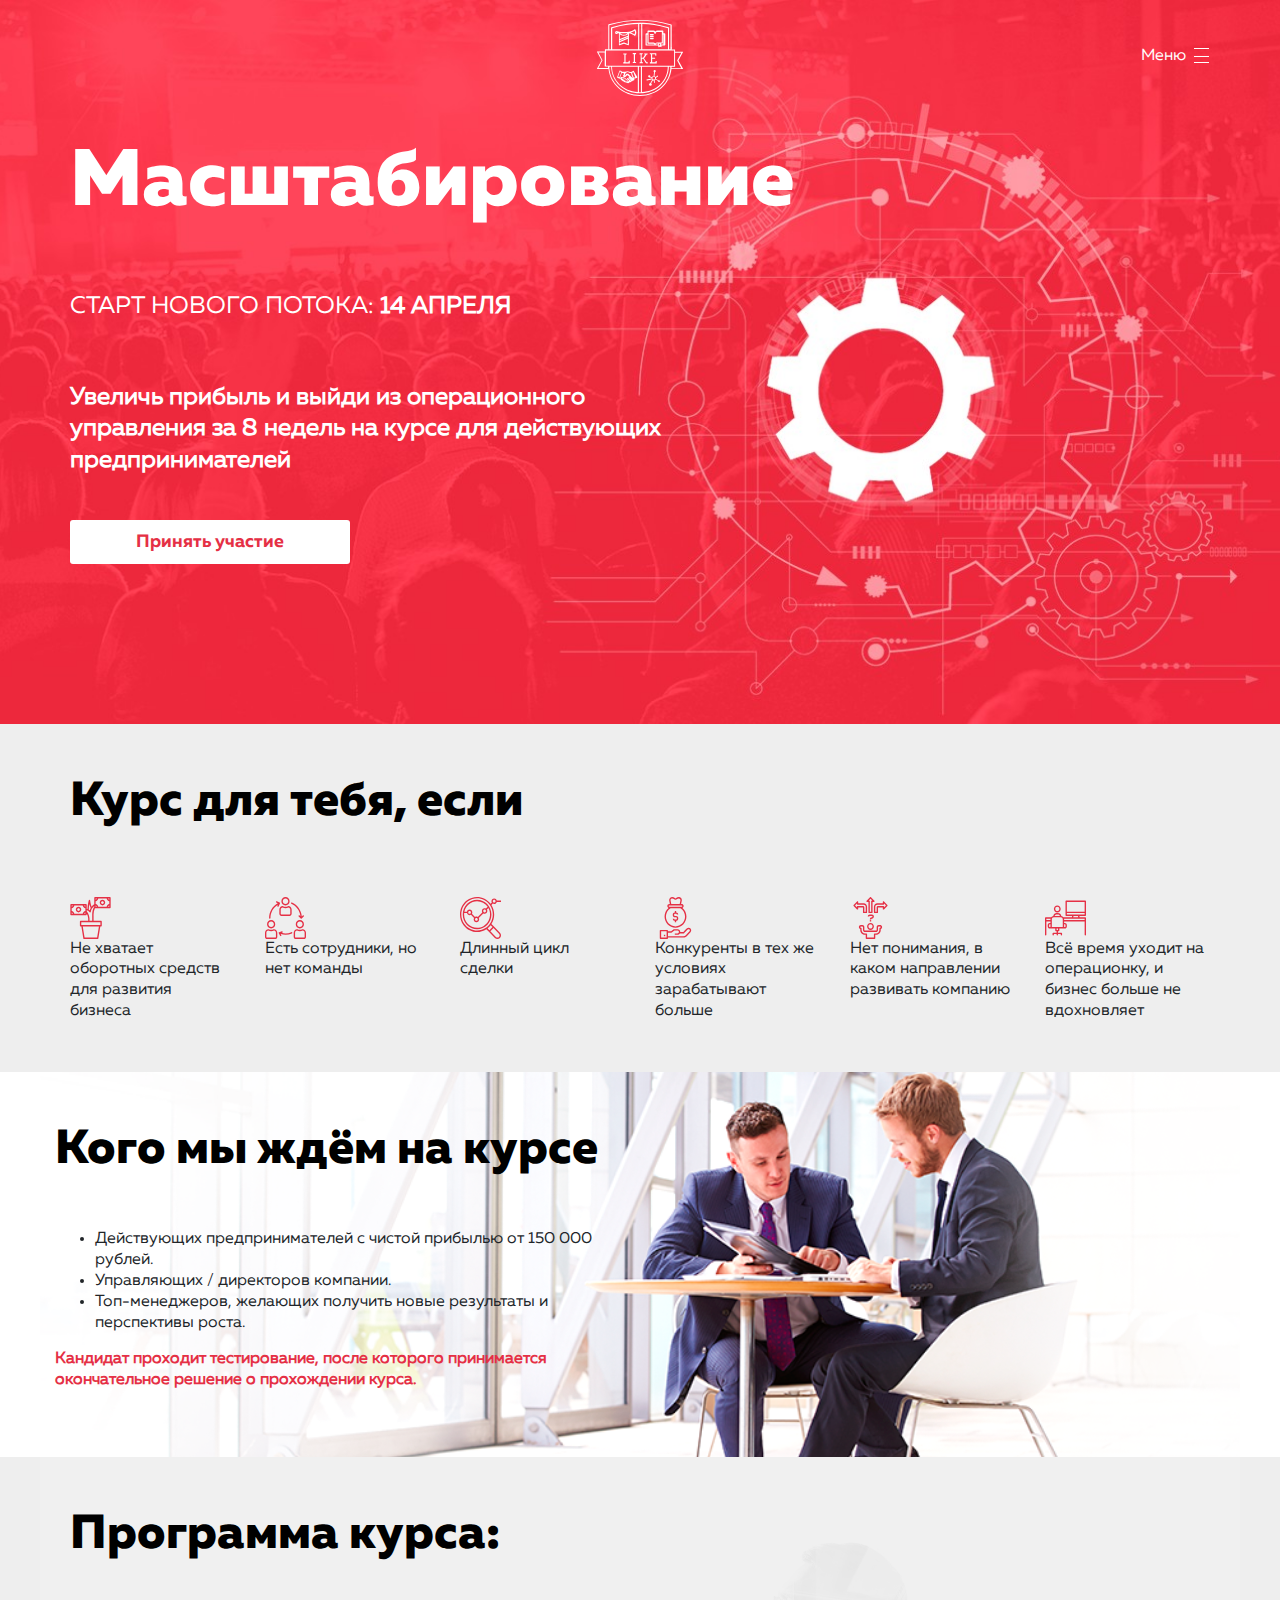
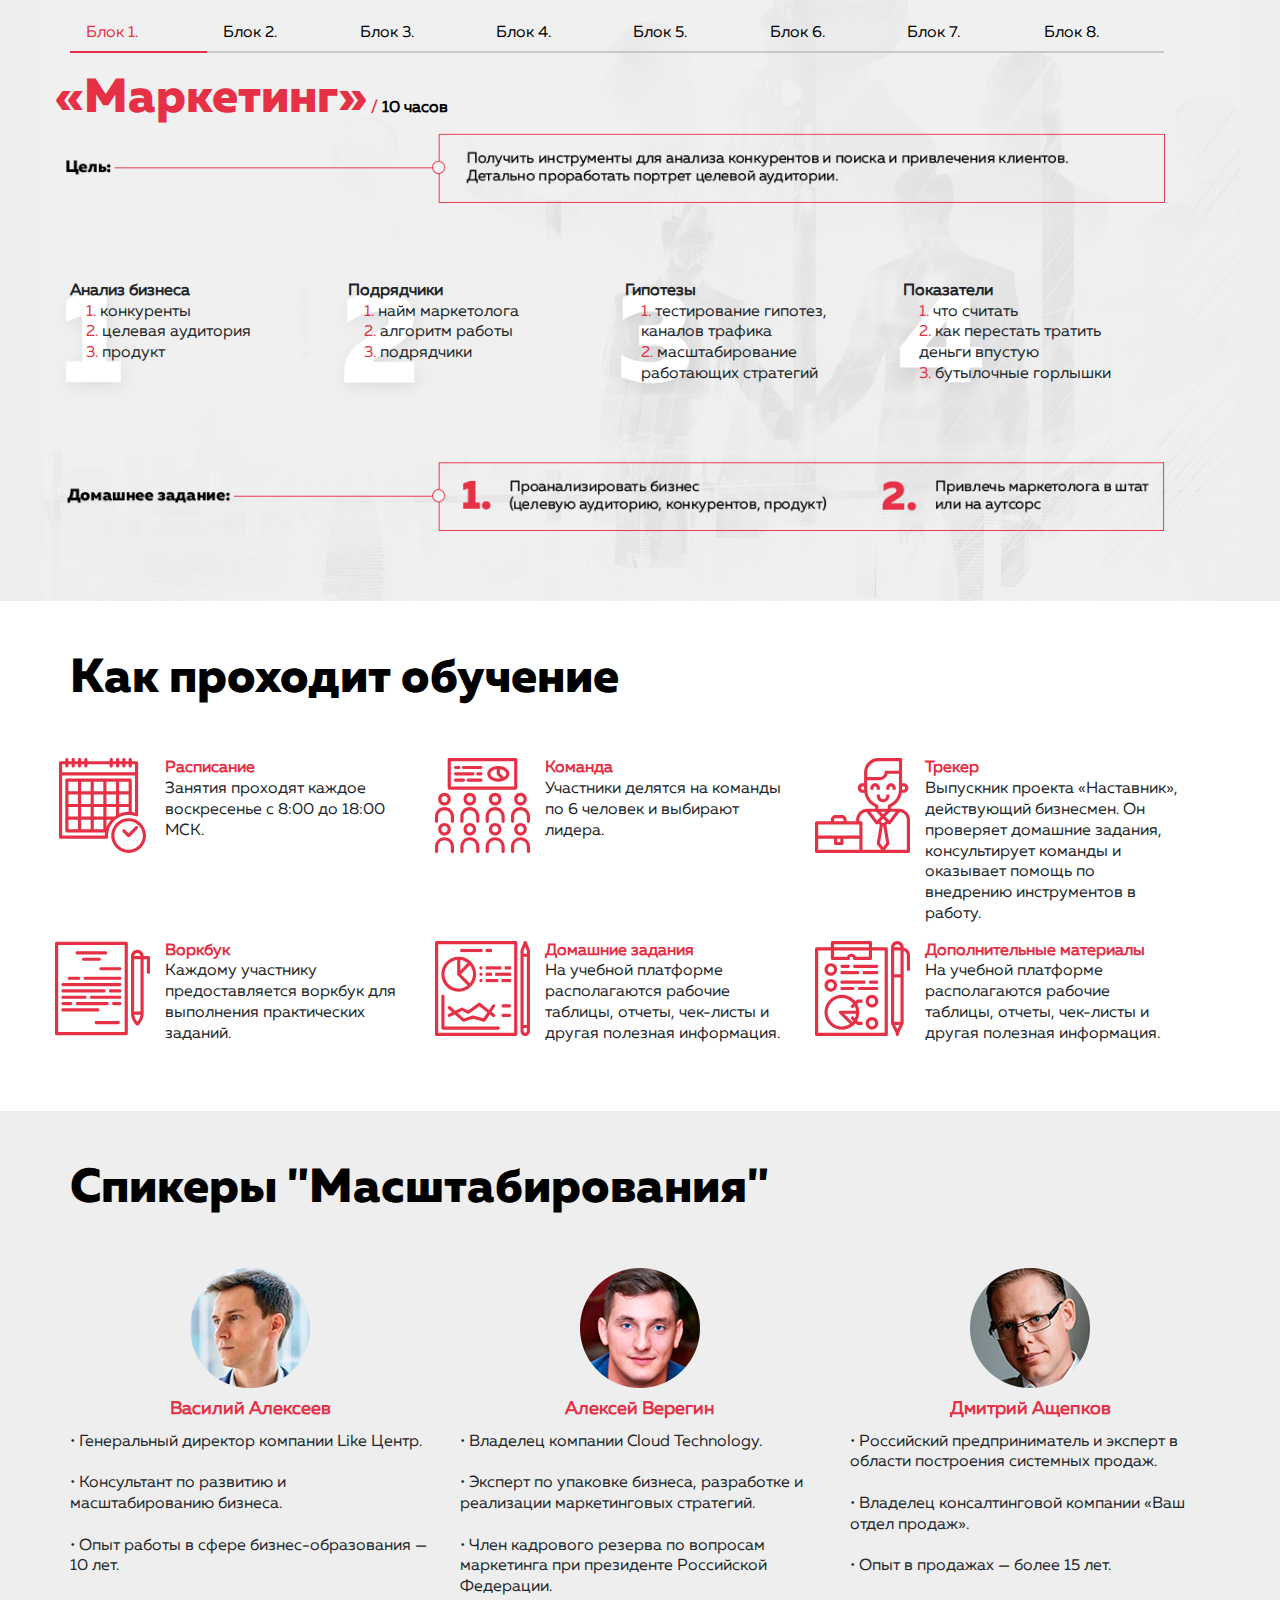
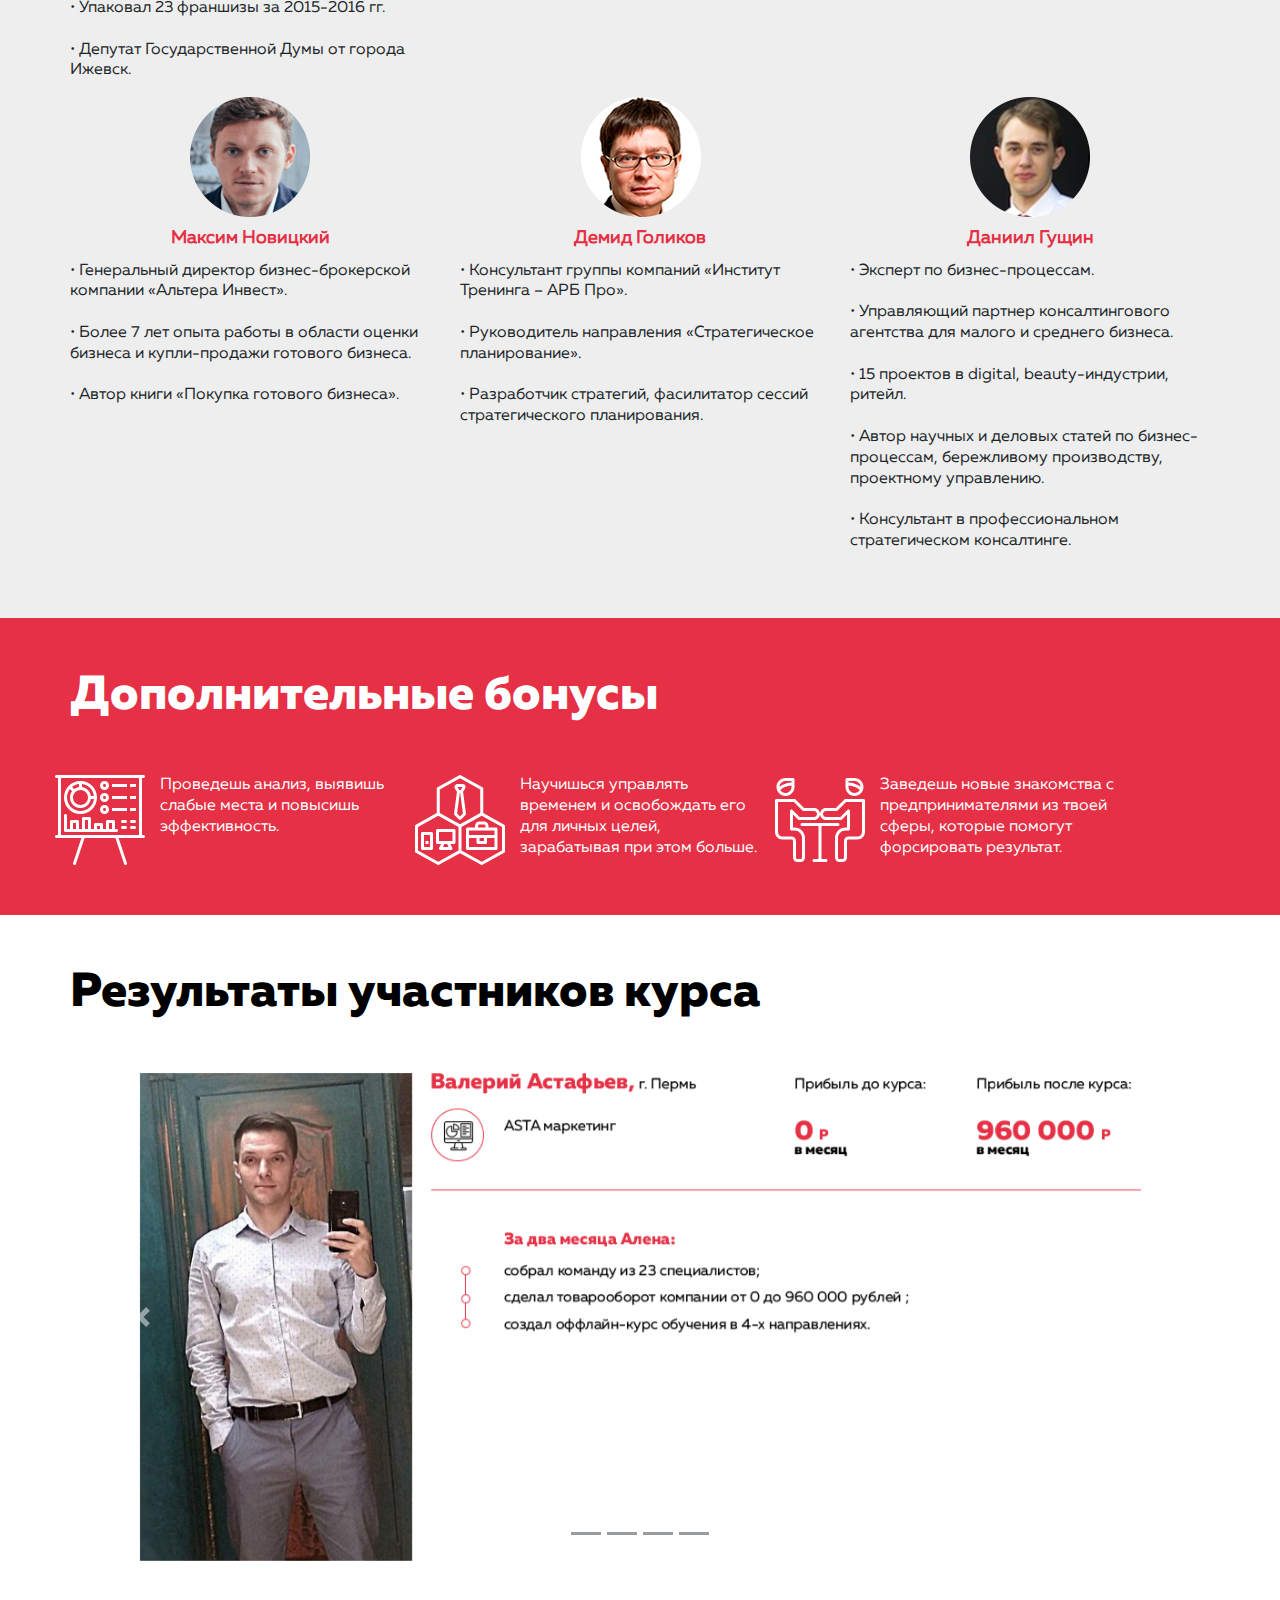
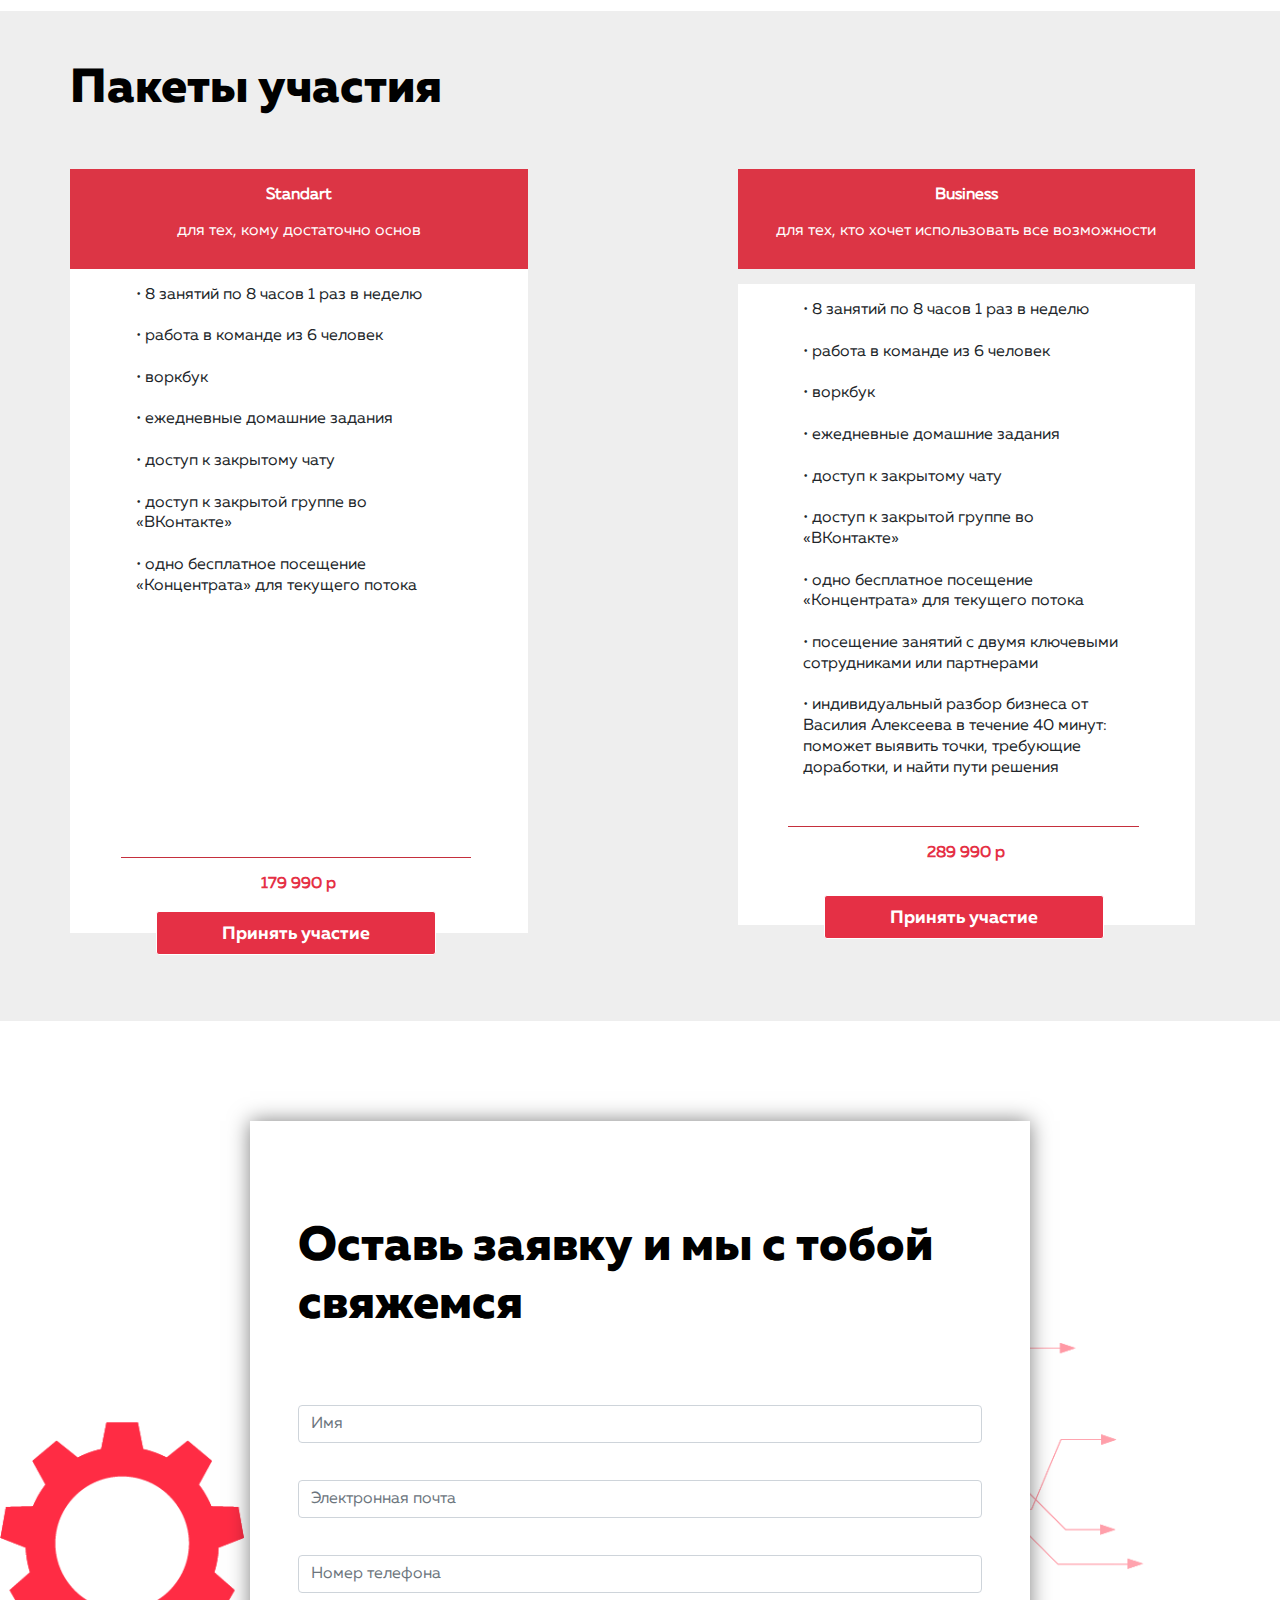
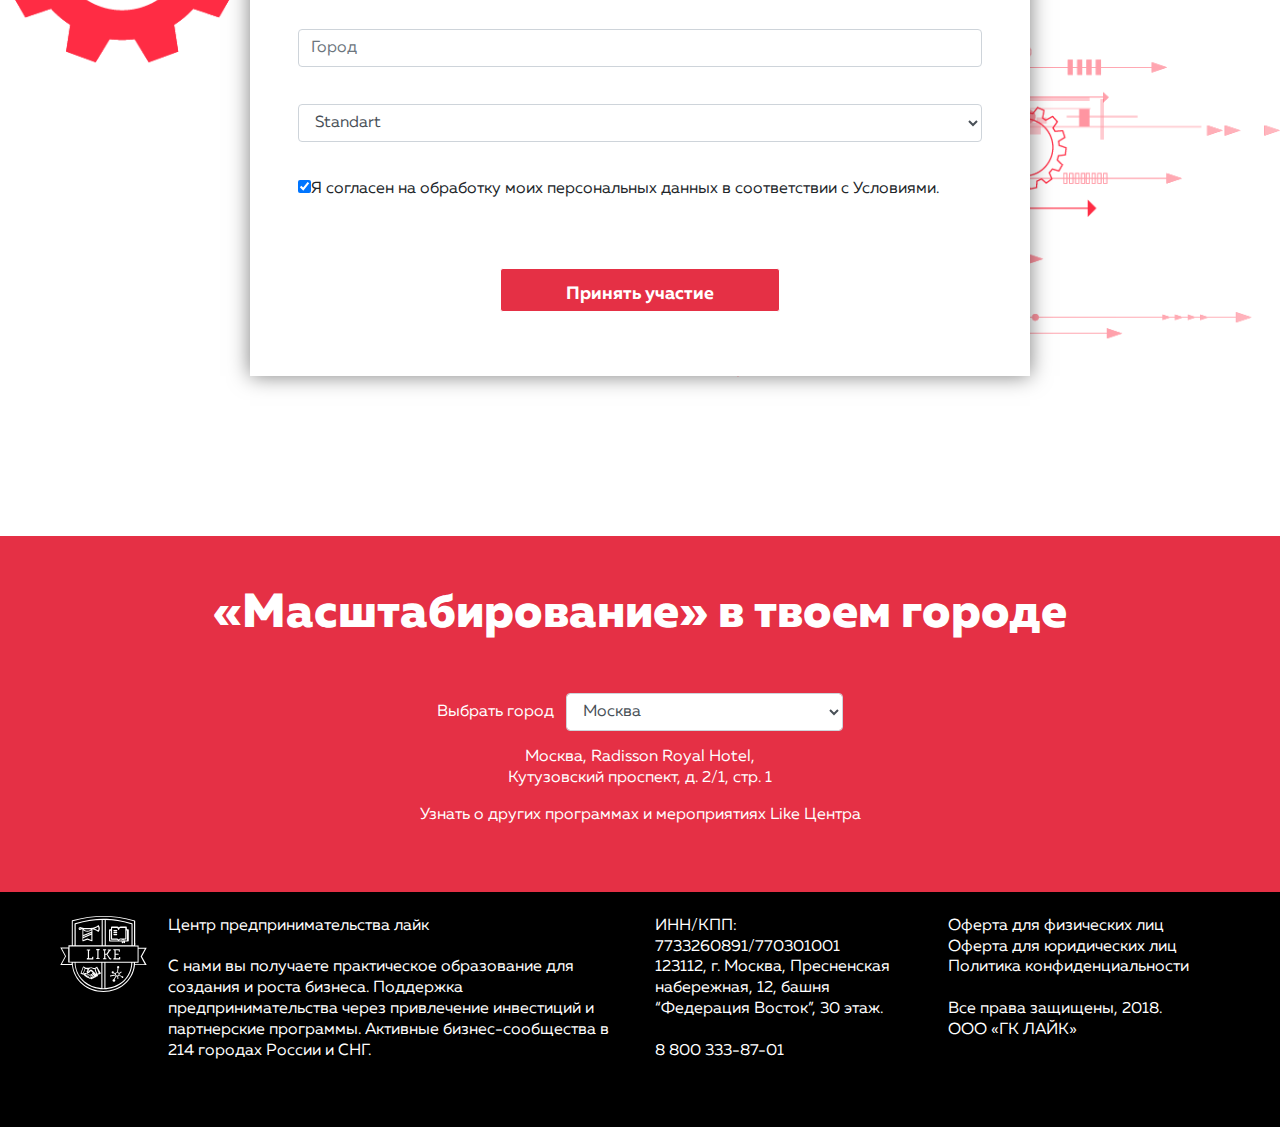
<file: index.html>
<!doctype html>
<html lang="en">

<head>
  <meta charset="UTF-8" />
  <meta name="viewport" content="width=device-width, initial-scale=1, shrink-to-fit=no">
  
  <meta http-equiv="X-UA-Compatible" content="IE=edge" />
  <meta name="viewport" content="width=device-width, initial-scale=1.0, maximum-scale=1.0, minimum-scale=1.0" />

  <meta property="og:type" content="website" />
  <!-- Указываем ссылку на страницу-->
  <meta property="og:url" content="http://likecentre.ru/scaling" />
  <!-- Название страницы для соц сетей-->
  <meta property="og:title" content="Масштабирование 14.0 | Like центр" />
  <!-- Превью страницы для соц сетей-->
  <meta property="og:image" content="http://likecentre.ru/img/scaling/preview.jpg" />

  <title>Масштабирование 14.0 | Like центр</title>

  <!-- Bootstrap Grid -->
  <!-- <link rel="stylesheet" href="css/bootstrap-grid.min.css"> -->
  <!-- Bootstrap min -->
  <link rel="stylesheet" href="css/bootstrap.min.css">
  <!--Animate css-->
  <link rel="stylesheet" href="css/animate.css">
  <!--Main styles-->
  <link rel="stylesheet" href="css/styles.css">

  <!--[if lt IE 10]>
    <p class="browserupgrade">
      Вы используете <strong>устаревший</strong> браузер.Пожалуйста,  <a href="http://browsehappy.com/">обновите его до последней версии</a>, чтобы эта страница отображалась корректно.</p>
  <![endif]-->
</head>

<body>
  <!-- Тело -->
  <div class="wrapper">
    <header class="navbar-s">
      <div class="container">
        <div class="navbar">
          <a class="logo-new" href="http://likecentre.ru">
            <svg class="logo-new__svg">
              <use xlink:href="#logo">
              </use>
            </svg>
          </a>
          <label class="navbar__toggle toggle">
            <input class="toggle__check" type="checkbox" />
            <p class="toggle__text m-0 mr-2">Меню</p>
            <div class="toggle__btn">
              <span class="toggle__line toggle__line_1"></span>
              <span class="toggle__line toggle__line_2"></span>
              <span class="toggle__line toggle__line_3"></span>
            </div>
            <ul class="toggle__field">
              <li class="toggle__item">
                <a class="toggle__link" href="#course" title="text">Для тебя</a>
              </li>
              <li class="toggle__item">
                <a class="toggle__link" href="#program" title="text">Программа</a>
              </li>
              <li class="toggle__item">
                <a class="toggle__link" href="#learning" title="text">Обучение</a
                  ></li>
              <li class="toggle__item">
                <a class="toggle__link" href="#speakers" title="text">Спикеры</a>
              </li>
              <li class="toggle__item">
                <a class="toggle__link" href="#bonuses" title="text">Бонусы</a>
              </li>
              <li class="toggle__item">
                <a class="toggle__link" href="#results" title="text">Результаты</a>
              </li>
              <li class="toggle__item">
                <a class="toggle__link" href="#packets" title="text">Пакеты участия</a>
              </li>
              <li class="toggle__item">
                <a class="toggle__link" href="#form" title="text">Оставить заявку</a>
              </li>
              <li class="toggle__item">
                <a class="toggle__link" href="#city" title="text">В твоём городе</a>
              </li>
            </ul>
          </label>
        </div>
      </div>
    </header>
  	<section class="s1">
  		<div class="container row">
        <div class="col-8">
          <h1>Масштабирование</h1>
          <div class="main-subheader header-subtitle-1">Старт нового потока: <span class="bold">14 апреля</span></div>
          <div class="main-text header-subtitle-2">Увеличь прибыль и выйди из операционного управления за 8 недель на курсе для действующих предпринимателей</div>
          <a href="#" class="button button-red">Принять участие</a>
        </div>
  		</div>
  	</section>
  	<section class="s2" id="course">
  		<div class="container row">
        <div class="col-12">
          <h2>Курс для тебя, если</h2>
        </div>
        <div class="col-12 col-sm-6 col-md-4 col-lg-2 pt-3">
            <img src="img/icons/money.svg" alt="" width="25%"><br>Не хватает оборотных средств для развития бизнеса
        </div>
        <div class="col-12 col-sm-6 col-md-4 col-lg-2 pt-3">
            <img src="img/icons/collaboration.svg" alt="" width="25%"><br>Есть сотрудники, но нет команды
        </div>
        <div class="col-12 col-sm-6 col-md-4 col-lg-2 pt-3">
            <img src="img/icons/analysis.svg" alt="" width="25%"><br>Длинный цикл сделки
        </div>
        <div class="col-12 col-sm-6 col-md-4 col-lg-2 pt-3">
            <img src="img/icons/money-bag.svg" alt="" width="25%"><br>Конкуренты в тех же условиях зарабатывают больше
        </div>
        <div class="col-12 col-sm-6 col-md-4 col-lg-2 pt-3">
            <img src="img/icons/question.svg" alt="" width="25%"><br>Нет понимания, в каком направлении развивать компанию
        </div>
        <div class="col-12 col-sm-6 col-md-4 col-lg-2 pt-3">
            <img src="img/icons/worker.svg" alt="" width="25%"><br>Всё время уходит на операционку, и бизнес больше не вдохновляет
        </div>
  		</div>
  	</section>
  	<section class="s3">
  		<div class="container row">
        <div class="col-12 col-md-6 row">
          <h2>Кого мы ждём на курсе</h2>
          <ul>
            <li>Действующих предпринимателей с чистой прибылью от 150 000 рублей.</li>
            <li>Управляющих / директоров компании.</li>
            <li>Топ-менеджеров, желающих получить новые результаты и перспективы роста.</li>
          </ul>
          <p class="text-red bold">Кандидат проходит тестирование, после которого принимается окончательное решение о прохождении курса.</p>
        </div>
  		</div>
  	</section>
  	<section class="s4" id="program">
  		<div class="container row">
        <div class="col-12">
          <h2>Программа курса:</h2>
          <!-- Nav tabs -->
          <!-- PC Tabs -->
          <ul class="nav nav-tabs mb-3 program-tabs" style="border: none;">
            <li class="nav-item">
              <a class="nav-link block-3-tab active" data-toggle="tab" href="#block-1">Блок 1.</a>
            </li>
            <li class="nav-item">
              <a class="nav-link block-3-tab" data-toggle="tab" href="#block-2">Блок 2.</a>
            </li>
            <li class="nav-item">
              <a class="nav-link block-3-tab" data-toggle="tab" href="#block-3">Блок 3.</a>
            </li>
            <li class="nav-item">
              <a class="nav-link block-3-tab" data-toggle="tab" href="#block-4">Блок 4.</a>
            </li>
            <li class="nav-item">
              <a class="nav-link block-3-tab" data-toggle="tab" href="#block-5">Блок 5.</a>
            </li>
            <li class="nav-item">
              <a class="nav-link block-3-tab" data-toggle="tab" href="#block-6">Блок 6.</a>
            </li>
            <li class="nav-item">
              <a class="nav-link block-3-tab" data-toggle="tab" href="#block-7">Блок 7.</a>
            </li>
            <li class="nav-item">
              <a class="nav-link block-3-tab" data-toggle="tab" href="#block-8">Блок 8.</a>
            </li>
          </ul>
          <!-- Phones Tabs -->
          <ul class="nav nav-tabs mb-3 program-tabs-phones" style="border: none;">
            <li class="nav-item active">
              <a class="nav-link block-3-tab-phones active" data-toggle="tab" href="#block-1">1</a>
            </li>
            <li class="nav-item">
              <a class="nav-link block-3-tab-phones" data-toggle="tab" href="#block-2">2</a>
            </li>
            <li class="nav-item">
              <a class="nav-link block-3-tab-phones" data-toggle="tab" href="#block-3">3</a>
            </li>
            <li class="nav-item">
              <a class="nav-link block-3-tab-phones" data-toggle="tab" href="#block-4">4</a>
            </li>
            <li class="nav-item">
              <a class="nav-link block-3-tab-phones" data-toggle="tab" href="#block-5">5</a>
            </li>
            <li class="nav-item">
              <a class="nav-link block-3-tab-phones" data-toggle="tab" href="#block-6">6</a>
            </li>
            <li class="nav-item">
              <a class="nav-link block-3-tab-phones" data-toggle="tab" href="#block-7">7</a>
            </li>
            <li class="nav-item">
              <a class="nav-link block-3-tab-phones" data-toggle="tab" href="#block-8">8</a>
            </li>
          </ul>

          <!-- Tab panes -->
          <div class="col-12 row tab-content">
            <div id="block-1" class="col-12 tab-pane row active">
              <div class="row">
                <div class="program-title d-inline">«Маркетинг»<span class="program-title-slash"> /</span><span class="program-title-time"> 10 часов</span></div>
                <div class="col-12 program-block-1-part program-block-1-top">
                  <div class="program-main-block d-md-none">
                    <div class="red-block-header"><b>Цель:</b></div>
                    <div class="line"></div>
                    <div class="round"></div>
                    <div class="block ml-1">
                      <p>Получить инструменты для анализа конкурентов и поиска и привлечения клиентов. <br> Детально проработать портрет целевой аудитории.</p>
                    </div>
                  </div>
                </div>
                <div class="col-12 col-sm-6 col-md-3 program-num program-num-1">
                  <div class="bold">Анализ бизнеса</div>
                  <p class="ml-3">
                    <span class="text-red">1.</span> конкуренты<br>
                    <span class="text-red">2.</span> целевая аудитория<br>
                    <span class="text-red">3.</span> продукт<br>
                  </p>
                </div>
                <div class="col-12 col-sm-6 col-md-3 program-num program-num-2">
                  <div class="bold">Подрядчики</div>
                  <p class="ml-3">
                    <span class="text-red">1.</span> найм маркетолога<br>
                    <span class="text-red">2.</span> алгоритм работы<br>
                    <span class="text-red">3.</span> подрядчики<br>
                  </p>
                </div>
                <div class="col-12 col-sm-6 col-md-3 program-num program-num-3">
                  <div class="bold">Гипотезы</div>
                  <p class="ml-3">
                    <span class="text-red">1.</span> тестирование гипотез, каналов трафика<br>
                    <span class="text-red">2.</span> масштабирование работающих стратегий<br>
                  </p>
                </div>
                <div class="col-12 col-sm-6 col-md-3 program-num program-num-4">
                  <div class="bold">Показатели</div>
                  <p class="ml-3">
                    <span class="text-red">1.</span> что считать<br>
                    <span class="text-red">2.</span> как перестать тратить деньги впустую<br>
                    <span class="text-red">3.</span> бутылочные горлышки<br>
                  </p>
                </div>
                <div class="col-12 program-block-1-part program-block-1-bottom">
                  <div class="program-main-block d-md-none">
                    <div class="red-block-header"><b>Домашнее задание:</b></div>
                    <div class="line"></div>
                    <div class="round"></div>
                    <div class="block row ml-1">
                      <div class="col-2"><h1 class="text-red bold">1.</h1></div>
                      <div class="col-10">Проанализировать бизнес (целевую аудиторию, конкурентов, продукт)</div>
                      <div class="col-2"><h1 class="text-red bold">2.</h1></div>
                      <div class="col-10">Привлечь маркетолога в штат или на аутсорс</div>
                    </div>
                  </div>
                </div>
              </div>
            </div>
            <div id="block-2" class="col-12 tab-pane program-block program-block-2"><br>
            </div>
            <div id="block-3" class="col-12 tab-pane program-block program-block-3"><br>
            </div>
            <div id="block-4" class="col-12 tab-pane program-block program-block-4"><br>
            </div>
            <div id="block-5" class="col-12 tab-pane program-block program-block-5"><br>
            </div>
            <div id="block-6" class="col-12 tab-pane program-block program-block-6"><br>
            </div>
            <div id="block-7" class="col-12 tab-pane program-block program-block-7"><br>
            </div>
            <div id="block-8" class="col-12 tab-pane program-block program-block-8"><br>
            </div>
          </div>
        </div>
  		</div>
  	</section>
  	<section class="s5" id="learning">
  		<div class="container row">
        <div class="col-12 row">
          <div class="col-12">
            <h2>Как проходит обучение</h2>
          </div>
          <div class="col-12 col-sm-6 col-md-4 row m-0 p-0">
            <div class="col-3 p-0"><img src="img/icons/calendar.svg" alt="" width="100%" align="center"></div>
            <div class="col-9">
              <div class="text-red bold">Расписание</div>
              <p>Занятия проходят каждое воскресенье с 8:00 до 18:00 МСК.</p>              
            </div>
          </div>
          <div class="col-12 col-sm-6 col-md-4 row m-0 p-0">
            <div class="col-3 p-0"><img src="img/icons/presentation.svg" alt="" width="100%" align="center"></div>
            <div class="col-9">
              <div class="text-red bold">Команда</div>
              <p>Участники делятся на команды по 6 человек и выбирают лидера. </p>
            </div>
          </div>
          <div class="col-12 col-sm-6 col-md-4 row m-0 p-0">
            <div class="col-3 p-0"><img src="img/icons/businessman.svg" alt="" width="100%" align="center"></div>
            <div class="col-9">
              <div class="text-red bold">Трекер</div>
              <p>Выпускник проекта «Наставник», действующий бизнесмен. Он проверяет домашние задания, консультирует команды и оказывает помощь по внедрению инструментов в работу. </p>
            </div>
          </div>
          <div class="col-12 col-sm-6 col-md-4 row m-0 p-0">
            <div class="col-3 p-0"><img src="img/icons/agreement.svg" alt="" width="100%" align="center"></div>
            <div class="col-9">
              <div class="text-red bold">Воркбук</div>
              <p>Каждому участнику предоставляется воркбук для выполнения практических заданий. </p>
            </div>
          </div>
          <div class="col-12 col-sm-6 col-md-4 row m-0 p-0">
            <div class="col-3 p-0"><img src="img/icons/planning.svg" alt="" width="100%" align="center"></div>
            <div class="col-9">
              <div class="text-red bold">Домашние задания</div>
              <p>На учебной платформе располагаются рабочие таблицы, отчеты, чек-листы и другая полезная информация. </p>
            </div>
          </div>
          <div class="col-12 col-sm-6 col-md-4 row m-0 p-0">
            <div class="col-3 p-0"><img src="img/icons/planning-2.svg" alt="" width="100%" align="center"></div>
            <div class="col-9">
              <div class="text-red bold">Дополнительные материалы</div>
              <p>На учебной платформе располагаются рабочие таблицы, отчеты, чек-листы и другая полезная информация. </p>              
            </div>
          </div>
        </div>
  		</div>
  	</section>
  	<section class="s6" id="speakers">
  		<div class="container row">
        <div class="col-12">
          <h2>Спикеры "Масштабирования"</h2>
        </div>
        <div class="col-12 col-sm-6 col-md-4">
          <center>
            <img src="img/speaker_alekseev.png" alt="">
            <div class="speaker-name text-red">Василий Алексеев</div>
          </center>
          <p class="speaker-description">
            • Генеральный директор компании 
              Like Центр.
            <br><br>
            • Консультант по развитию и 
              масштабированию бизнеса.
            <br><br>
            • Опыт работы в сфере бизнес-образования 
              — 10 лет.
            <br><br>
            •   Упаковал 23 франшизы за 2015-2016 гг.
            <br><br>
            • Депутат Государственной Думы от города 
              Ижевск.
          </p>
        </div>
        <div class="col-12 col-sm-6 col-md-4">
          <center>
            <img src="img/speaker_veregin.png" alt="">
            <div class="speaker-name text-red">Алексей Верегин</div>
          </center>
          <p class="speaker-description">
            • Владелец компании Cloud Technology.
            <br><br>
            • Эксперт по упаковке бизнеса, разработке 
              и реализации маркетинговых стратегий.
            <br><br>
            • Член кадрового резерва по вопросам 
              маркетинга при президенте Российской 
              Федерации.
          </p>
        </div>
        <div class="col-12 col-sm-6 col-md-4">
          <center>
            <img src="img/speaker_shepkov.png" alt="">
            <div class="speaker-name text-red">Дмитрий Ащепков</div>
          </center>
          <p class="speaker-description">
            • Российский предприниматель и эксперт в 
              области построения системных продаж.
            <br><br>
            • Владелец консалтинговой компании 
              «Ваш отдел продаж».
            <br><br>
            • Опыт в продажах — более 15 лет.
          </p>
        </div>
  			<div class="col-12 col-sm-6 col-md-4">
          <center>
            <img src="img/speaker_novitsky.png" alt="">
            <div class="speaker-name text-red">Максим Новицкий</div>
          </center>
          <p class="speaker-description">
          • Генеральный директор бизнес-брокерской 
            компании «Альтера Инвест».
          <br><br>
          • Более 7 лет опыта работы в области оценки 
            бизнеса и купли-продажи готового бизнеса.
          <br><br>
          • Автор книги «Покупка готового бизнеса».
          </p>
        </div>
        <div class="col-12 col-sm-6 col-md-4">
          <center>
            <img src="img/speaker_golikov.png" alt="">
            <div class="speaker-name text-red">Демид Голиков</div>
          </center>
          <p class="speaker-description">
          • Консультант группы компаний «Институт 
            Тренинга – АРБ Про».
          <br><br>
          • Руководитель направления 
            «Стратегическое планирование».
          <br><br>
          • Разработчик стратегий, фасилитатор сессий 
            стратегического планирования.
          </p>
        </div>
        <div class="col-12 col-sm-6 col-md-4">
          <center>
            <img src="img/speaker_gushin.png" alt="">
            <div class="speaker-name text-red">Даниил Гущин</div>
          </center>
          <p class="speaker-description">
          • Эксперт по бизнес-процессам.
          <br><br>
          • Управляющий партнер консалтингового 
            агентства для малого и среднего бизнеса.
          <br><br>
          • 15 проектов в digital, beauty-индустрии, 
            ритейл.
          <br><br>
          • Автор научных и деловых статей по 
            бизнес-процессам, бережливому 
            производству, проектному управлению.
          <br><br>
          • Консультант в профессиональном 
            стратегическом консалтинге.
          </p>
        </div>
  		</div>
  	</section>
  	<section class="s7" id="bonuses">
  		<div class="container row">
        <div class="col-12">
          <h2 class="text-white">Дополнительные бонусы</h2>
        </div>
  			<div class="col-12 col-md-4 row">
          <div class="col-3 p-0">
            <img src="img/icons/presentation-2.svg" alt="" width="100%">
          </div>
          <div class="col-9">Проведешь анализ, выявишь слабые места и повысишь эффективность. </div>
        </div>
        <div class="col-12 col-md-4 row">
          <div class="col-3 p-0">
            <img src="img/icons/business.svg" alt="" width="100%">
          </div>
          <div class="col-9">Научишься управлять временем и освобождать его для личных целей, зарабатывая при этом больше.</div>
        </div>
        <div class="col-12 col-md-4 row">
          <div class="col-3 p-0">
            <img src="img/icons/meeting.svg" alt="" width="100%">
          </div>
          <div class="col-9">Заведешь новые знакомства с предпринимателями из твоей сферы, которые помогут форсировать результат.</div>
        </div>
  		</div>
  	</section>
  	<section class="s8" id="results">
  		<div class="container row">
        <div class="col-12">
          <h2>Результаты участников курса</h2>
        </div>
        <div id="carouselExampleIndicators" class="col-12 carousel slide" data-ride="carousel">
          <ol class="carousel-indicators">
            <li data-target="#carouselExampleIndicators" class="bg-dark" data-slide-to="0" class="active"></li>
            <li data-target="#carouselExampleIndicators" class="bg-dark" data-slide-to="1"></li>
            <li data-target="#carouselExampleIndicators" class="bg-dark" data-slide-to="2"></li>
            <li data-target="#carouselExampleIndicators" class="bg-dark" data-slide-to="3"></li>
          </ol>
          <div class="carousel-inner">
            <div class="carousel-item active">
              <!-- <img class="d-block w-100" src="img/results/member_1.png" alt="First slide"> -->
              <div class="result-block result-block-1 w-100"></div>
            </div>
            <div class="carousel-item">
              <!-- <img class="d-block w-100" src="img/results/member_2.png" alt="Second slide"> -->
              <div class="result-block result-block-2 w-100"></div>
            </div>
            <div class="carousel-item">
              <!-- <img class="d-block w-100" src="img/results/member_3.png" alt="Third slide"> -->
              <div class="result-block result-block-3 w-100"></div>
            </div>
            <div class="carousel-item">
              <!-- <img class="d-block w-100" src="img/results/member_4.png" alt="Fourth slide"> -->
              <div class="result-block result-block-4 w-100"></div>
            </div>
          </div>
          <a class="carousel-control-prev" href="#carouselExampleIndicators" role="button" data-slide="prev">
            <span class="carousel-control-prev-icon" aria-hidden="true"></span>
            <span class="sr-only">Previous</span>
          </a>
          <a class="carousel-control-next" href="#carouselExampleIndicators" role="button" data-slide="next">
            <span class="carousel-control-next-icon" aria-hidden="true"></span>
            <span class="sr-only">Next</span>
          </a>
        </div>
  		</div>
  	</section>
  	<section class="s9" id="packets">
  		<div class="container row">
        <div class="col-12">
          <h2>Пакеты участия</h2>
        </div>
  			<div class="col-12 col-md-5 offset-md-0 row">
          <div class="col-12 bg-danger text-white text-center" style="height: 100px;">
            <p class="bold mt-3">Standart</p>
            <p>для тех, кому достаточно основ<br><br></p>
          </div>
          <div class="col-12 bg-white" style="min-height: 500px;">
            <p class="col-10 offset-1 mt-3">
            • 8 занятий по 8 часов 1 раз в неделю
            <br><br>
            • работа в команде из 6 человек
            <br><br>
            • воркбук
            <br><br>
            • ежедневные домашние задания
            <br><br>
            • доступ к закрытому чату
            <br><br>
            • доступ к закрытой группе во «ВКонтакте»
            <br><br>
            • одно бесплатное посещение «Концентрата» для текущего потока
            <br><br><br><br><br><br><br><br><br><br><br><br>
            </p>
          </div>
          <div class="col-12 bg-white">
            <hr class="col-9 offset-1 bg-danger">
            <p class="text-red text-center bold">179 990 р</p>
          </div>
          <div class="col-12 bg-half-white mb-3">
            <a href="#" class="col-12 col-md-10 offset-md-2 button button-white mt-0">Принять участие</a>
          </div>
        </div>
        <div class="col-12 col-md-5 offset-md-2 row">
          <div class="col-12 bg-danger text-white text-center" style="height: 100px;">
            <p class="bold mt-3">Business</p>
            <p>для тех, кто хочет использовать все возможности</p>
          </div>
          <div class="col-12 bg-white" style="min-height: 500px;">
            <p class="col-10 offset-1 mt-3">
              • 8 занятий по 8 часов 1 раз в неделю
              <br><br>
              • работа в команде из 6 человек
              <br><br>
              • воркбук
              <br><br>
              • ежедневные домашние задания
              <br><br>
              • доступ к закрытому чату
              <br><br>
              • доступ к закрытой группе во «ВКонтакте»
              <br><br>
              • одно бесплатное посещение «Концентрата» для текущего потока
              <br><br>
              • посещение занятий с двумя ключевыми сотрудниками или партнерами
              <br><br>
              • индивидуальный разбор бизнеса от Василия Алексеева в течение 40 минут: поможет выявить точки, требующие доработки, и найти пути решения
            </p>
          </div>
          <div class="col-12 bg-white">
            <hr class="col-9 offset-1 bg-danger">
            <p class="text-red text-center bold">289 990 р</p>
          </div>
          <div class="col-12 bg-half-white mb-3">
            <a href="#" class="col-12 col-md-10 offset-md-2 button button-white mt-0">Принять участие</a>
          </div>
        </div>
  		</div>
  	</section>
  	<section class="s10" id="form">
  		<div class="container row">
        <div class="main-form col-10 offset-1 col-md-8 offset-md-2 p-md-5">
          <h2>Оставь заявку и мы с тобой свяжемся</h2>
          <form id="rendered-form">
              <div class="rendered-form">
                  <div class="fb-text form-group field-text-1551291811519">
                    <label for="text-1551291811519" class="fb-text-label"></label>
                    <input type="text" placeholder="Имя" class="form-control" name="text-1551291811519" id="text-1551291811519"></div>
                  <div class="fb-text form-group field-text-1551291842921">
                    <label for="text-1551291842921" class="fb-text-label"></label>
                    <input type="text" placeholder="Электронная почта" class="form-control" name="text-1551291842921" id="text-1551291842921"></div>
                  <div class="fb-number form-group field-number-1551291919540">
                    <label for="number-1551291919540" class="fb-number-label"></label>
                    <input type="number" placeholder="Номер телефона" class="form-control" name="number-1551291919540" id="number-1551291919540"></div>
                  <div class="fb-text form-group field-text-1551292085598">
                    <label for="text-1551292085598" class="fb-text-label"></label>
                    <input type="text" placeholder="Город" class="form-control" name="text-1551292085598" id="text-1551292085598"></div>
                  <div class="fb-select form-group field-select-1551291867305">
                    <label for="select-1551291867305" class="fb-select-label"></label>
                    <select class="form-control" name="select-1551291867305" id="select-1551291867305">
                      <option value="option-1" selected="true" id="select-1551291867305-0">Standart</option>
                      <option value="option-2" id="select-1551291867305-1">Business</option>
                    </select>
                  </div>
                  <div class="fb-checkbox-group form-group field-checkbox-group-1551292110894"><label for="checkbox-group-1551292110894" class="fb-checkbox-group-label"></label>
                      <div class="checkbox-group">
                          <div class="fb-checkbox"><input name="checkbox-group-1551292110894[]" id="checkbox-group-1551292110894-0" value="option-1" type="checkbox" checked="checked"><label for="checkbox-group-1551292110894-0">Я согласен на обработку моих персональных данных в соответствии с Условиями.</label></div>
                      </div>
                  </div>
                  <div class="fb-button form-group field-button-1551292160622 text-center"><button type="button" name="button-1551292160622" id="button-1551292160622" class="button button-white col-11">Принять участие</button>
                  </div>
              </div>
          </form>
        </div>
  		</div>
  	</section>
  	<section class="s11" id="city">
  		<div class="container row">
        <div class="col-12 text-center">
          <h2 class="text-white">«Масштабирование» в твоем городе</h2>
        </div>
        <div class="fb-select form-group field-select-city col-12 col-md-6 offset-md-3 text-center">
          <label for="select-city" class="fb-select-label mr-2">Выбрать город</label>
          <select class="form-control" name="select-city" id="select-city">
            <option value="option-1" selected="true" id="select-city-0">Москва</option>
            <option value="option-2" id="select-city-1">Санкт-Петербург</option>
          </select>
        </div>
        <div class="col-12 text-center">
          <p>
            Москва, Radisson Royal Hotel, <br>
            Кутузовский проспект, д. 2/1, стр. 1
          </p>
          <p><a href="#" class="text-white">Узнать о других программах и мероприятиях Like Центра</a></p>
        </div>
  		</div>
  	</section>
    <section class="s12">
      <div class="container row pt-4">
        <div class="col-12 col-md-1 p-0 text-center">
          <svg class="logo-new__svg">
            <use xlink:href="#logo">
            </use>
          </svg>
        </div>
        <div class="col-12 col-md-5">
          <p>
            Центр предпринимательства лайк
            <br><br>
            С нами вы получаете практическое образование для создания и роста бизнеса. Поддержка предпринимательства через привлечение инвестиций и партнерские программы. Активные бизнес-сообщества в 214 городах России и СНГ.
          </p>
        </div>
        <div class="col-12 col-md-3">
          <p>
            ИНН/КПП: 7733260891/770301001 <br>
            123112, г. Москва, Пресненская набережная, 12, башня “Федерация Восток”, 30 этаж.
            <br><br>
            8 800 333-87-01
          </p>
        </div>
        <div class="col-12 col-md-3">
          <p>
            Оферта для физических лиц <br>
            Оферта для юридических лиц <br>
            Политика конфиденциальности <br>
            <br>
            Все права защищены, 2018.  <br>
            ООО «ГК ЛАЙК»
          </p>
        </div>
      </div>
    </section>
  </div>

  <!-- Optional JavaScript -->
  <!-- jQuery, Popper, bootstrap JS -->
  <script src="js/jquery-3.3.1.min.js"></script>
  <script src="js/popper.min.js"></script>
  <script src="js/bootstrap.min.js"></script>
  <!--wow js-->
  <!-- <script src="js/wow.min.js"></script> -->
  <!--init javascript -->
  <!-- <script src="js/init.js"></script> -->

  <!-- Минифицированные jquery и slick slider-->
  <!-- <script type="text/javascript" src="js/libs.min.js"></script> -->
  <!-- Скрипт загрузки svg на страницу-->
  <script type="text/javascript" src="js/localStorage.js"></script>
  <!-- Таймер отсчета дней-->
  <!-- <script src="https://e-timer.ru/js/etimer.js"></script> -->
  <!-- Основной файл с скриптами-->
  <!-- <script type="text/javascript" src="js/main.js"></script> -->

              <script>
                $(document).ready(function() {
                  $("a").click(function () {
                    var elementClick = $(this).attr("href")
                    var destination = $(elementClick).offset().top;
                    jQuery("html:not(:animated),body:not(:animated)").animate({scrollTop: destination}, 800);
                    return false;
                  });
                });
              </script>
</body>

</html>
</file>
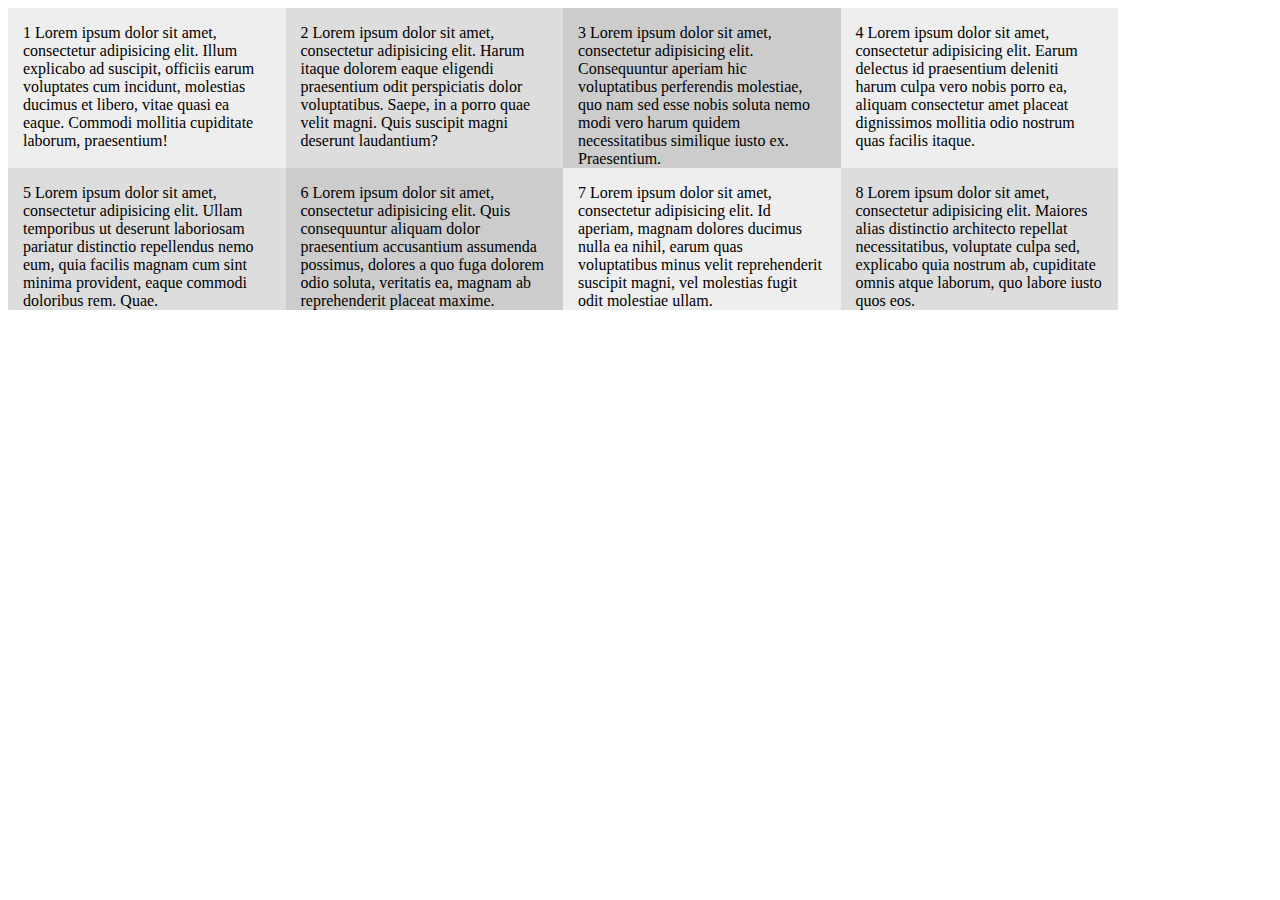
<file: test.html>
<!doctype html>
<html lang="en">

<head>
  <meta charset="UTF-8" />
  <meta name="viewport" content="width=device-width, initial-scale=1, shrink-to-fit=no">
  
  <meta http-equiv="X-UA-Compatible" content="IE=edge" />
  <meta name="viewport" content="width=device-width, initial-scale=1.0, maximum-scale=1.0, minimum-scale=1.0" />

  <meta property="og:type" content="website" />
  <!-- Указываем ссылку на страницу-->
  <meta property="og:url" content="http://likecentre.ru/scaling" />
  <!-- Название страницы для соц сетей-->
  <meta property="og:title" content="Масштабирование 14.0 | Like центр" />
  <!-- Превью страницы для соц сетей-->
  <meta property="og:image" content="http://likecentre.ru/img/scaling/preview.jpg" />

  <title>Масштабирование 14.0 | Like центр</title>

  <!-- Bootstrap Grid -->
  <link rel="stylesheet" href="css/bootstrap-grid.min.css">
  <!--Animate css-->
  <!-- <link rel="stylesheet" href="css/animate.css"> -->
  <!--Main styles-->
  <!-- <link rel="stylesheet" href="css/styles.css"> -->

  <!--[if lt IE 10]>
    <p class="browserupgrade">
      Вы используете <strong>устаревший</strong> браузер.Пожалуйста,  <a href="http://browsehappy.com/">обновите его до последней версии</a>, чтобы эта страница отображалась корректно.</p>
  <![endif]-->
</head>

<body>
  <div class="container row">
    <div class="col-12 col-sm-6 col-md-3 pt-3" style="background-color: #EEE">1 Lorem ipsum dolor sit amet, consectetur adipisicing elit. Illum explicabo ad suscipit, officiis earum voluptates cum incidunt, molestias ducimus et libero, vitae quasi ea eaque. Commodi mollitia cupiditate laborum, praesentium!</div>
    <div class="col-12 col-sm-6 col-md-3 pt-3" style="background-color: #DDD">2 Lorem ipsum dolor sit amet, consectetur adipisicing elit. Harum itaque dolorem eaque eligendi praesentium odit perspiciatis dolor voluptatibus. Saepe, in a porro quae velit magni. Quis suscipit magni deserunt laudantium?</div>
    <div class="col-12 col-sm-6 col-md-3 pt-3" style="background-color: #CCC">3 Lorem ipsum dolor sit amet, consectetur adipisicing elit. Consequuntur aperiam hic voluptatibus perferendis molestiae, quo nam sed esse nobis soluta nemo modi vero harum quidem necessitatibus similique iusto ex. Praesentium.</div>
    <div class="col-12 col-sm-6 col-md-3 pt-3" style="background-color: #EEE">4 Lorem ipsum dolor sit amet, consectetur adipisicing elit. Earum delectus id praesentium deleniti harum culpa vero nobis porro ea, aliquam consectetur amet placeat dignissimos mollitia odio nostrum quas facilis itaque.</div>
    <div class="col-12 col-sm-6 col-md-3 pt-3" style="background-color: #DDD">5 Lorem ipsum dolor sit amet, consectetur adipisicing elit. Ullam temporibus ut deserunt laboriosam pariatur distinctio repellendus nemo eum, quia facilis magnam cum sint minima provident, eaque commodi doloribus rem. Quae.</div>
    <div class="col-12 col-sm-6 col-md-3 pt-3" style="background-color: #CCC">6 Lorem ipsum dolor sit amet, consectetur adipisicing elit. Quis consequuntur aliquam dolor praesentium accusantium assumenda possimus, dolores a quo fuga dolorem odio soluta, veritatis ea, magnam ab reprehenderit placeat maxime.</div>
    <div class="col-12 col-sm-6 col-md-3 pt-3" style="background-color: #EEE">7 Lorem ipsum dolor sit amet, consectetur adipisicing elit. Id aperiam, magnam dolores ducimus nulla ea nihil, earum quas voluptatibus minus velit reprehenderit suscipit magni, vel molestias fugit odit molestiae ullam.</div>
    <div class="col-12 col-sm-6 col-md-3 pt-3" style="background-color: #DDD">8 Lorem ipsum dolor sit amet, consectetur adipisicing elit. Maiores alias distinctio architecto repellat necessitatibus, voluptate culpa sed, explicabo quia nostrum ab, cupiditate omnis atque laborum, quo labore iusto quos eos.</div>
  </div>
</body>

</html>
</file>
<file: css/styles.css>
@charset "UTF-8";
/* CSS Start */
header {
  top: 0;
  left: 0;
  right: 0;
  z-index: 10;
  position: absolute;
  color: white;
}

/*.wrapper {
    min-height: 100vh;
    display: -webkit-box;
    display: -webkit-flex;
    display: -ms-flexbox;
    display: flex;
    -webkit-box-orient: vertical;
    -webkit-box-direction: normal;
    -webkit-flex-direction: column;
    -ms-flex-direction: column;
    flex-direction: column;
}*/
.button {
  display: inline-block;
  text-align: center;
  text-decoration: none;
  font-family: 'Fontfabric-MullerBold';
  font-size: 18px;
  font-weight: bold;
  width: 280px;
  height: 44px;
  -webkit-border-radius: 3px;
  -moz-border-radius: 3px;
  border-radius: 3px;
  padding-top: 11px;
  margin-top: 44px;
}

.button:hover {
  text-decoration: none;
}

.button-red {
  color: #e53045;
  background-color: #fff;
}

.button-red:hover {
  color: white;
  background-color: #e53045;
  border: 1px solid white;
}

.button-white {
  color: white;
  background-color: #e53045;
  border: 1px solid white;
}

.button-white:hover {
  color: #e53045;
  background-color: #fff;
  border: 1px solid #e53045;
}

#select-city {
  width: 50%;
  display: inline-block;
}

@font-face {
  font-family: 'Fontfabric-MullerRegular';
  src: url(../fonts/Fontfabric-MullerRegular.otf);
}

@font-face {
  font-family: 'Fontfabric-MullerBold';
  src: url(../fonts/Fontfabric-MullerBold.otf);
}

body {
  line-height: 1.3;
  font-family: "Fontfabric-MullerRegular", "Arial", sans-serif;
  margin: 0;
}

h3, h4 {
  font-family: 'Fontfabric-MullerBold', "Arial", sans-serif;
  font-weight: 900;
}

h2 {
  margin-top: 50px;
  margin-bottom: 50px;
}

.text-normal {
  font-family: "Fontfabric-MullerRegular", "Arial", sans-serif;
  font-size: 16pt;
}

.main-subheader {
  margin-top: 35px;
  text-transform: uppercase;
  margin-bottom: 60px;
}

.main-text {
  width: 60%;
}

.bold {
  font-weight: 900;
}

.speaker-name {
  font-size: 18px;
  font-weight: bold;
  color: #e53045;
  margin: 10px;
}

.speaker-description {
  font-size: 16px;
}

.s1, .s7, .s11 {
  background-color: #e53045;
  color: white;
}

.s2, .s4, .s6, .s9 {
  background-color: #EEE;
}

.s12 {
  background-color: black;
  color: white;
}

.text-red {
  color: #e53045;
}

.main-form {
  background-color: white;
  box-shadow: 0 0 20px rgba(0, 0, 0, 0.5);
  /* Параметры тени */
  padding: 10px;
}

.bg-half-white {
  background: linear-gradient(to top, #EEE 50%, #FFF 50%);
}

.svg {
  display: none;
}

.s1 {
  background: url(../img/scaling-1200.jpg) center no-repeat;
  -webkit-background-size: cover;
  background-size: cover;
  padding-top: 100px;
  padding-bottom: 110px;
}

.s3 > .container {
  background: none;
}

.s10 {
  background: url(../img/form_bg_image.png) center no-repeat;
  -webkit-background-size: contain;
  background-size: contain;
  padding-top: 100px;
  padding-bottom: 110px;
}

.program-num {
  background-position: left;
  background-size: contain;
  background-repeat: no-repeat;
}

.program-num-1 {
  background-image: url("../img/program/bg_1.png");
}

.program-num-2 {
  background-image: url("../img/program/bg_2.png");
}

.program-num-3 {
  background-image: url("../img/program/bg_3.png");
}

.program-num-4 {
  background-image: url("../img/program/bg_4.png");
}

.toggle {
  position: relative;
  display: -webkit-box;
  display: -webkit-flex;
  display: -ms-flexbox;
  display: flex;
  -webkit-box-pack: center;
  -webkit-justify-content: center;
  -ms-flex-pack: center;
  justify-content: center;
  -webkit-box-align: center;
  -webkit-align-items: center;
  -ms-flex-align: center;
  align-items: center;
  -webkit-flex-wrap: nowrap;
  -ms-flex-wrap: nowrap;
  flex-wrap: nowrap;
}

.toggle__check {
  display: none;
}

.toggle__check:checked ~ .toggle__btn .toggle__line_1 {
  top: 50%;
  margin-top: -1px;
  -webkit-transform: rotate(-45deg);
  -ms-transform: rotate(-45deg);
  transform: rotate(-45deg);
  -webkit-transition: top 0.3s, -webkit-transform 0.3s 0.3s;
  transition: top 0.3s, -webkit-transform 0.3s 0.3s;
  -o-transition: transform 0.3s 0.3s, top 0.3s;
  transition: transform 0.3s 0.3s, top 0.3s;
  transition: transform 0.3s 0.3s, top 0.3s, -webkit-transform 0.3s 0.3s;
}

.toggle__check:checked ~ .toggle__btn .toggle__line_2 {
  opacity: 0;
}

.toggle__check:checked ~ .toggle__btn .toggle__line_3 {
  bottom: 50%;
  -webkit-transform: rotate(45deg);
  -ms-transform: rotate(45deg);
  transform: rotate(45deg);
  -webkit-transition: bottom 0.3s, -webkit-transform 0.3s 0.3s;
  transition: bottom 0.3s, -webkit-transform 0.3s 0.3s;
  -o-transition: transform 0.3s 0.3s, bottom 0.3s;
  transition: transform 0.3s 0.3s, bottom 0.3s;
  transition: transform 0.3s 0.3s, bottom 0.3s, -webkit-transform 0.3s 0.3s;
}

.toggle__check:checked ~ .toggle__field {
  opacity: 1;
  pointer-events: auto;
  margin-top: 30px;
  -webkit-transition: 0.3s;
  -o-transition: 0.3s;
  transition: 0.3s;
}

.toggle__text {
  color: #fff;
  margin-right: 10px;
  cursor: pointer;
}

.toggle__btn {
  position: relative;
  width: 15px;
  height: 15px;
  cursor: pointer;
}

.toggle__line {
  width: 100%;
  height: 1px;
  background-color: #fff;
  position: absolute;
  left: 0;
  display: block;
}

.toggle__line_1 {
  top: 0;
  -webkit-transition: top 0.3s 0.3s, -webkit-transform 0.3s;
  transition: top 0.3s 0.3s, -webkit-transform 0.3s;
  -o-transition: transform 0.3s, top 0.3s 0.3s;
  transition: transform 0.3s, top 0.3s 0.3s;
  transition: transform 0.3s, top 0.3s 0.3s, -webkit-transform 0.3s;
}

.toggle__line_2 {
  top: 49%;
  -webkit-transition: 0.3s;
  -o-transition: 0.3s;
  transition: 0.3s;
}

.toggle__line_3 {
  bottom: 0;
  -webkit-transition: bottom 0.3s 0.3s, -webkit-transform 0.3s;
  transition: bottom 0.3s 0.3s, -webkit-transform 0.3s;
  -o-transition: transform 0.3s, bottom 0.3s 0.3s;
  transition: transform 0.3s, bottom 0.3s 0.3s;
  transition: transform 0.3s, bottom 0.3s 0.3s, -webkit-transform 0.3s;
}

.toggle__field {
  top: 100%;
  right: 0;
  position: absolute;
  margin-top: 0px;
  opacity: 0;
  width: 270px;
  padding: 15px;
  pointer-events: none;
  background-color: #fff;
  -webkit-transition: all 0.3s, margin 0s 0.3s;
  -o-transition: all 0.3s, margin 0s 0.3s;
  transition: all 0.3s, margin 0s 0.3s;
}

.toggle__field::after {
  content: '';
  position: absolute;
  top: -30px;
  right: 15px;
  border: 15px solid transparent;
  border-right: 15px solid #fff;
  border-bottom: 15px solid #fff;
}

.toggle__link {
  text-decoration: none;
  color: #000;
  padding: 5px;
  display: block;
  -webkit-transition: 0.3s;
  -o-transition: 0.3s;
  transition: 0.3s;
}

.toggle__link:hover {
  color: #113eed;
  font-weight: 900;
}

.navbar {
  display: -webkit-box;
  display: -webkit-flex;
  display: -ms-flexbox;
  display: flex;
  -webkit-box-pack: end;
  -webkit-justify-content: flex-end;
  -ms-flex-pack: end;
  justify-content: flex-end;
  -webkit-box-align: center;
  -webkit-align-items: center;
  -ms-flex-align: center;
  align-items: center;
  -webkit-flex-wrap: wrap;
  -ms-flex-wrap: wrap;
  flex-wrap: wrap;
  position: relative;
  margin-top: 20px;
  min-height: 80px;
}

@media only screen and (max-width: 480px) {
  .navbar {
    margin-top: 10px;
    -webkit-box-align: start;
    -webkit-align-items: flex-start;
    -ms-flex-align: start;
    align-items: flex-start;
    min-height: 70px;
  }
}

.navbar-s {
  top: 0;
  left: 0;
  right: 0;
  z-index: 10;
  position: absolute;
}

.logo-new {
  position: absolute;
  left: 50%;
  -webkit-transform: translateX(-50%);
  -ms-transform: translateX(-50%);
  transform: translateX(-50%);
  top: 0;
  line-height: 0.8;
}

.logo-new__svg {
  fill: #fff;
  width: 87px;
  height: 76px;
}

@media only screen and (max-width: 480px) {
  .logo-new__svg {
    width: 78px;
    height: 67px;
  }
}

@media only screen and (min-width: 320px) {
  @font-face {
    font-family: 'Muller';
    src: url(../fonts/Fontfabric-MullerRegular.otf);
  }
  @font-face {
    font-family: 'Muller-ExtraBold';
    src: url(../fonts/Fontfabric-MullerExtraBold.otf);
  }
  .section-title, h2 {
    font-family: Muller-ExtraBold;
    font-size: 30px;
    font-weight: bold;
    color: #000;
  }
  .standart-text {
    font-family: Muller;
    font-size: 16px;
    color: #000;
  }
  .header-title, h1 {
    font-family: Muller-ExtraBold;
    font-size: 30px;
    font-weight: bold;
    color: #fff;
  }
  .header-subtitle-1 {
    font-family: Muller;
    font-size: 16px;
    font-weight: normal;
    color: #fff;
    text-transform: uppercase;
  }
  .bold {
    font-weight: bold;
  }
  .header-subtitle-2 {
    font-family: Muller;
    font-size: 16px;
    font-weight: bold;
    color: #fff;
  }
  .white-button {
    font-family: Muller;
    font-size: 18px;
    font-weight: bold;
    color: #e53045;
    width: 280px;
    height: 44px;
    -webkit-border-radius: 3px;
    -moz-border-radius: 3px;
    border-radius: 3px;
    background-color: #fff;
  }
  .white-button:hover {
    text-decoration: none;
    color: #fff;
    background-color: #fff;
  }
  .waiting-red-bold {
    font-family: Muller;
    font-size: 18px;
    font-weight: bold;
    color: #e53045;
  }
  .program-tab-red-bold {
    font-family: Muller;
    font-size: 16px;
    color: #e53045;
    font-weight: bold;
  }
  .program-title {
    font-family: Muller-ExtraBold;
    color: #e53045;
    font-size: 24px;
    font-weight: bold;
  }
  .program-title-slash {
    font-family: Muller;
    font-size: 16px;
  }
  .program-title-time {
    font-family: Muller;
    font-size: 16px;
    color: #000;
  }
  .container {
    padding: 0 8px;
    margin: 0 auto;
    position: relative;
  }
  .program-tabs-phones {
    display: flex;
    width: 100%;
  }
  .program-tabs {
    display: none;
  }
  .block-3-tab-phones.nav-link {
    display: inline-block;
    width: 100%;
    border: none;
    color: #e53045;
    font-weight: bolder;
    border-bottom: 2px solid #c9c8c8;
  }
  .block-3-tab-phones.nav-link:hover {
    border-color: #e53045;
  }
  .block-3-tab-phones.nav-link.active {
    background-color: transparent;
    color: #e53045;
    border: none;
    border-bottom: 2px solid #e53045;
  }
  .program-tabs-phones {
    text-align: justify;
  }
  .program-tabs-phones li {
    display: inline-block;
    width: 12%;
  }
  .program-tabs-phones li.active {
    display: inline-block;
  }
  .program-block {
    height: 1338px;
    background-size: contain;
    background-repeat: no-repeat;
  }
  .program-block-2 {
    background-image: url("../img/program/block_2_320.png");
  }
  .program-block-3 {
    background-image: url("../img/program/block_3_320.png");
  }
  .program-block-4 {
    background-image: url("../img/program/block_4_320.png");
  }
  .program-block-5 {
    background-image: url("../img/program/block_5_320.png");
  }
  .program-block-6 {
    background-image: url("../img/program/block_6_320.png");
  }
  .program-block-7 {
    background-image: url("../img/program/block_7_320.png");
  }
  .program-block-8 {
    background-image: url("../img/program/block_8_320.png");
  }
  .program-main-block {
    margin: auto;
    margin-bottom: 50px;
  }
  .line {
    position: relative;
    left: 15px;
    top: 6px;
    width: 0px;
    height: 20px;
    border: 0.5px solid red;
  }
  .round {
    position: relative;
    left: 10px;
    top: 6px;
    width: 10px;
    height: 10px;
    background: white;
    border-radius: 50%;
    border: 1px solid red;
  }
  .round::before {
    content: "";
    display: inline-block;
    vertical-align: middle;
    padding-top: 100%;
  }
  .block {
    border: 1px solid red;
    padding: 5px;
  }
  .result-block {
    height: 1200px;
    background-size: contain;
    background-position: top;
    background-repeat: no-repeat;
  }
  .result-block-1 {
    background-image: url("../img/results/member_1_320.png");
  }
  .result-block-2 {
    background-image: url("../img/results/member_2_320.png");
  }
  .result-block-3 {
    background-image: url("../img/results/member_3_320.png");
  }
  .result-block-4 {
    background-image: url("../img/results/member_4_320.png");
  }
}

@media only screen and (min-width: 480px) {
  .program-block {
    height: 1200px;
    background-size: contain;
    background-repeat: no-repeat;
  }
  .program-block-2 {
    background-image: url("../img/program/block_2_480.png");
  }
  .program-block-3 {
    background-image: url("../img/program/block_3_480.png");
  }
  .program-block-4 {
    background-image: url("../img/program/block_4_480.png");
  }
  .program-block-5 {
    background-image: url("../img/program/block_5_480.png");
  }
  .program-block-6 {
    background-image: url("../img/program/block_6_480.png");
  }
  .program-block-7 {
    background-image: url("../img/program/block_7_480.png");
  }
  .program-block-8 {
    background-image: url("../img/program/block_8_480.png");
  }
  .result-block {
    height: 900px;
  }
  .result-block-1 {
    background-image: url("../img/results/member_1_480.png");
  }
  .result-block-2 {
    background-image: url("../img/results/member_2_480.png");
  }
  .result-block-3 {
    background-image: url("../img/results/member_3_480.png");
  }
  .result-block-4 {
    background-image: url("../img/results/member_4_480.png");
  }
}

@media only screen and (min-width: 768px) {
  .section-title, h2 {
    font-size: 48px;
  }
  .standart-text {
    font-size: 16px;
  }
  .header-title, h1 {
    font-size: 80px;
  }
  .header-subtitle-1 {
    font-size: 24px;
  }
  .header-subtitle-2 {
    font-size: 24px;
    width: 80%;
  }
  .white-button {
    font-size: 18px;
    width: 280px;
    height: 44px;
    -webkit-border-radius: 3px;
    -moz-border-radius: 3px;
    border-radius: 3px;
  }
  .waiting-red-bold {
    font-size: 18px;
  }
  .program-tab-red-bold {
    font-size: 16px;
  }
  .program-title {
    font-size: 48px;
  }
  .program-title-slash {
    font-size: 16px;
  }
  .program-title-time {
    font-size: 16px;
  }
  .container {
    max-width: 1200px;
    padding: 0 15px;
    padding-bottom: 50px;
  }
  .s3 > .container {
    background: url(../img/course_bg.png) center no-repeat;
    -webkit-background-size: cover;
    background-size: cover;
  }
  .s4 > .container {
    background: url(../img/program_bg.png) center no-repeat;
    -webkit-background-size: cover;
    background-size: cover;
  }
  h1 {
    margin-top: 35px;
    margin-bottom: 60px;
  }
  .program-tabs-phones {
    display: none;
  }
  .program-tabs {
    display: flex;
  }
  .block-3-tab.nav-link {
    border: none;
    color: black;
    border-bottom: 2px solid #c9c8c8;
  }
  .block-3-tab.nav-link:hover {
    border-color: #e53045;
  }
  .block-3-tab.nav-link.active {
    background-color: transparent;
    color: #e53045;
    border: none;
    border-bottom: 2px solid #e53045;
  }
  .program-tabs {
    text-align: justify;
  }
  .program-tabs li {
    display: inline-block;
    width: 12%;
  }
  .program-block {
    height: 63vh;
    max-height: 488px;
    background-size: contain;
    background-repeat: no-repeat;
  }
  .program-block-1-part {
    height: 150px;
    background-size: contain;
    background-repeat: no-repeat;
  }
  .program-block-1-top {
    background-image: url("../img/program/block_1_top.png");
  }
  .program-block-1-bottom {
    background-image: url("../img/program/block_1_bottom.png");
  }
  .program-block-2 {
    background-image: url("../img/program/block_2.png");
  }
  .program-block-3 {
    background-image: url("../img/program/block_3.png");
  }
  .program-block-4 {
    background-image: url("../img/program/block_4.png");
  }
  .program-block-5 {
    background-image: url("../img/program/block_5.png");
  }
  .program-block-6 {
    background-image: url("../img/program/block_6.png");
  }
  .program-block-7 {
    background-image: url("../img/program/block_7.png");
  }
  .program-block-8 {
    background-image: url("../img/program/block_8.png");
  }
  .result-block {
    height: 63vh;
    max-height: 488px;
  }
  .result-block-1 {
    background-image: url("../img/results/member_1.png");
  }
  .result-block-2 {
    background-image: url("../img/results/member_2.png");
  }
  .result-block-3 {
    background-image: url("../img/results/member_3.png");
  }
  .result-block-4 {
    background-image: url("../img/results/member_4.png");
  }
}

@media only screen and (min-width: 1200px) {
  .container {
    max-width: 1200px;
    padding: 0 15px;
    padding-bottom: 50px;
  }
  .s3 > .container {
    background: url(../img/course_bg.png) center no-repeat;
    -webkit-background-size: cover;
    background-size: cover;
  }
  .s4 > .container {
    background: url(../img/program_bg.png) center no-repeat;
    -webkit-background-size: cover;
    background-size: cover;
  }
  h1 {
    margin-top: 35px;
    margin-bottom: 60px;
  }
  .program-tabs-phones {
    display: none;
  }
  .program-tabs {
    display: flex;
  }
  .block-3-tab.nav-link {
    border: none;
    color: black;
    border-bottom: 2px solid #c9c8c8;
  }
  .block-3-tab.nav-link:hover {
    border-color: #e53045;
  }
  .block-3-tab.nav-link.active {
    background-color: transparent;
    color: #e53045;
    border: none;
    border-bottom: 2px solid #e53045;
  }
  .program-tabs {
    text-align: justify;
  }
  .program-tabs li {
    display: inline-block;
    width: 12%;
  }
  .program-block {
    height: 63vh;
    max-height: 488px;
    background-size: contain;
    background-repeat: no-repeat;
  }
  .program-block-1-part {
    height: 150px;
    background-size: contain;
    background-repeat: no-repeat;
  }
  .program-block-1-top {
    background-image: url("../img/program/block_1_top.png");
  }
  .program-block-1-bottom {
    background-image: url("../img/program/block_1_bottom.png");
  }
  .program-block-2 {
    background-image: url("../img/program/block_2.png");
  }
  .program-block-3 {
    background-image: url("../img/program/block_3.png");
  }
  .program-block-4 {
    background-image: url("../img/program/block_4.png");
  }
  .program-block-5 {
    background-image: url("../img/program/block_5.png");
  }
  .program-block-6 {
    background-image: url("../img/program/block_6.png");
  }
  .program-block-7 {
    background-image: url("../img/program/block_7.png");
  }
  .program-block-8 {
    background-image: url("../img/program/block_8.png");
  }
  .result-block {
    height: 63vh;
    max-height: 488px;
    background-size: contain;
    background-repeat: no-repeat;
  }
  .result-block-1 {
    background-image: url("../img/results/member_1.png");
  }
  .result-block-2 {
    background-image: url("../img/results/member_2.png");
  }
  .result-block-3 {
    background-image: url("../img/results/member_3.png");
  }
  .result-block-4 {
    background-image: url("../img/results/member_4.png");
  }
}

/* CSS End */
</file>
